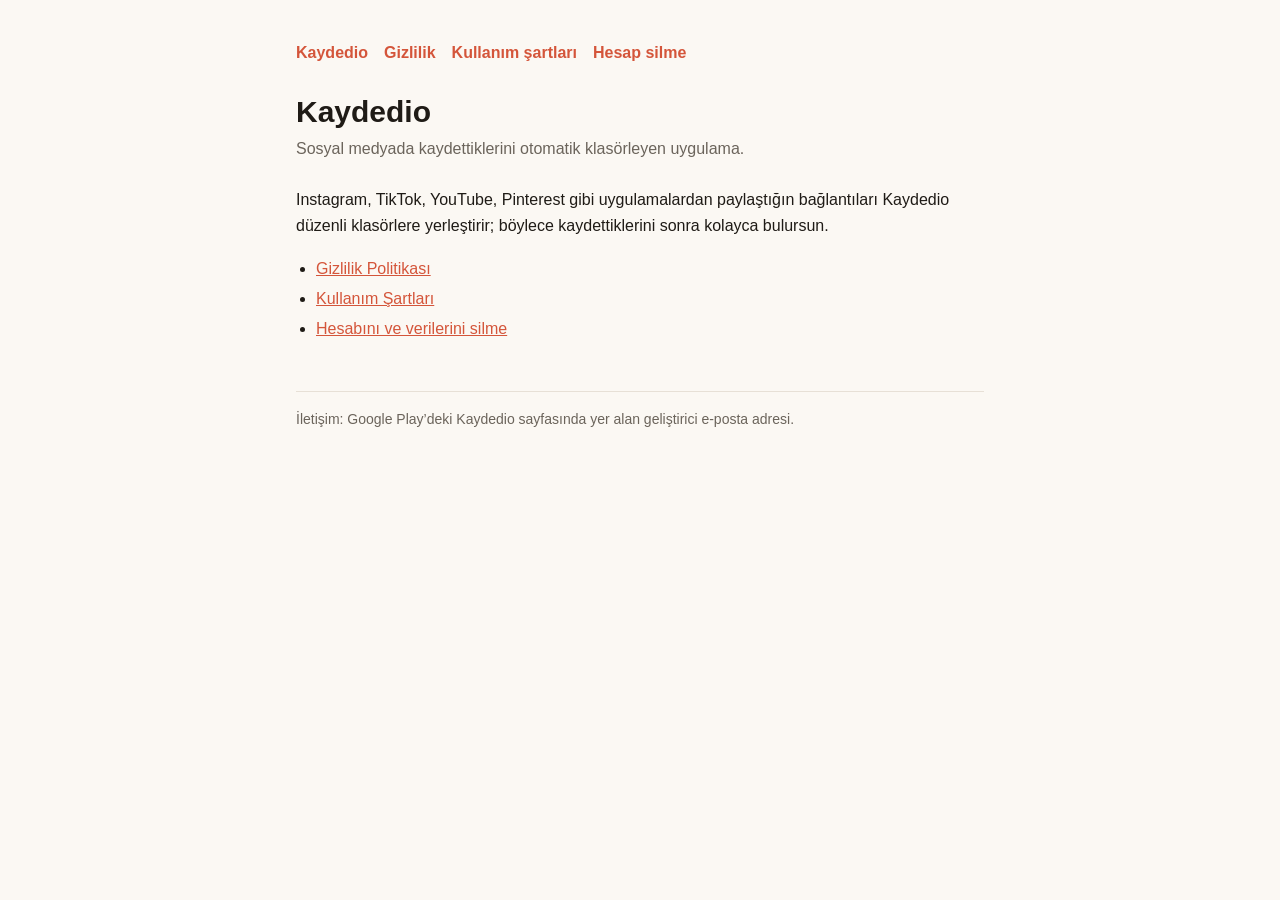
<file: index.html>
<!doctype html>
<html lang="tr">
<head><meta charset="utf-8"><meta name="viewport" content="width=device-width,initial-scale=1"><title>Kaydedio</title><link rel="stylesheet" href="style.css"></head>
<body><main>
<nav><a href="./">Kaydedio</a><a href="gizlilik/">Gizlilik</a><a href="sartlar/">Kullanım şartları</a><a href="hesap-silme/">Hesap silme</a></nav>
<h1>Kaydedio</h1>
<p class="date">Sosyal medyada kaydettiklerini otomatik klasörleyen uygulama.</p>
<p>Instagram, TikTok, YouTube, Pinterest gibi uygulamalardan paylaştığın bağlantıları Kaydedio düzenli klasörlere yerleştirir; böylece kaydettiklerini sonra kolayca bulursun.</p>
<ul>
<li><a href="gizlilik/">Gizlilik Politikası</a></li>
<li><a href="sartlar/">Kullanım Şartları</a></li>
<li><a href="hesap-silme/">Hesabını ve verilerini silme</a></li>
</ul>
<footer>İletişim: Google Play’deki Kaydedio sayfasında yer alan geliştirici e-posta adresi.</footer>
</main></body></html>
</file>
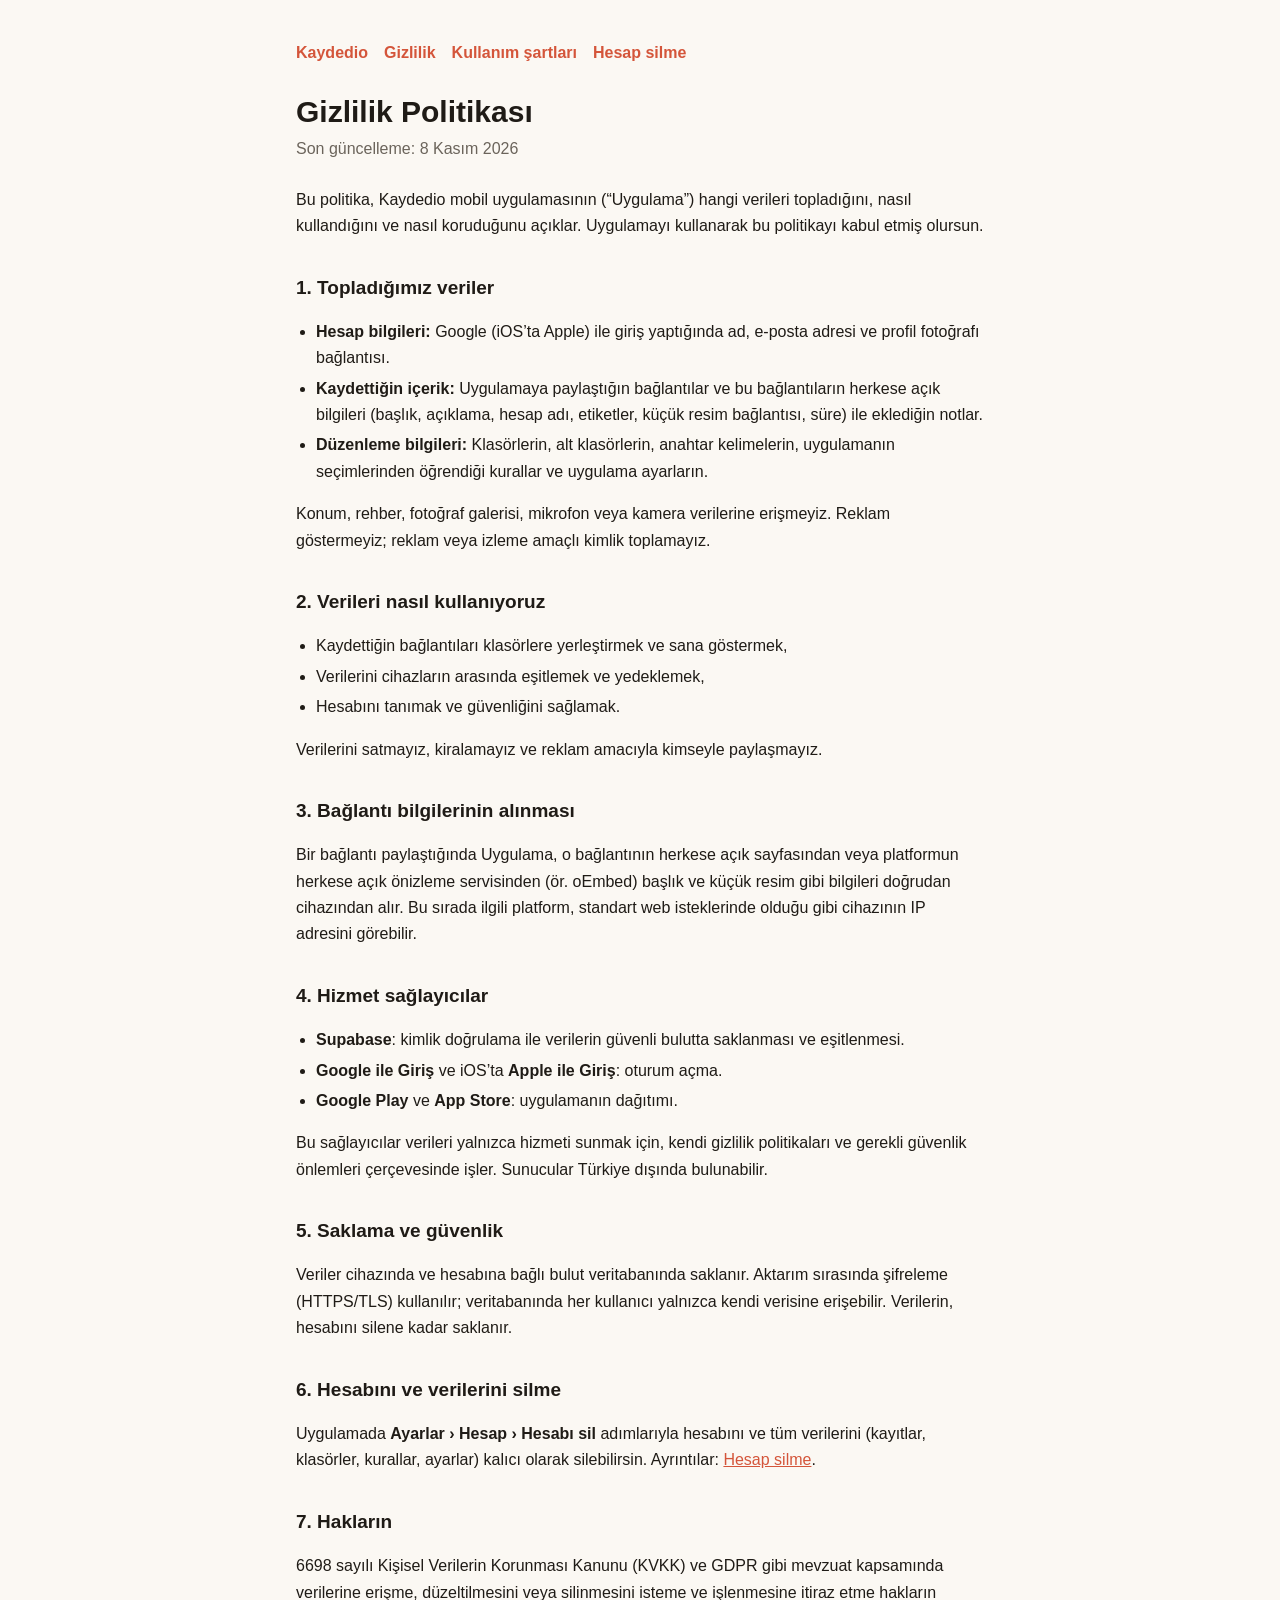
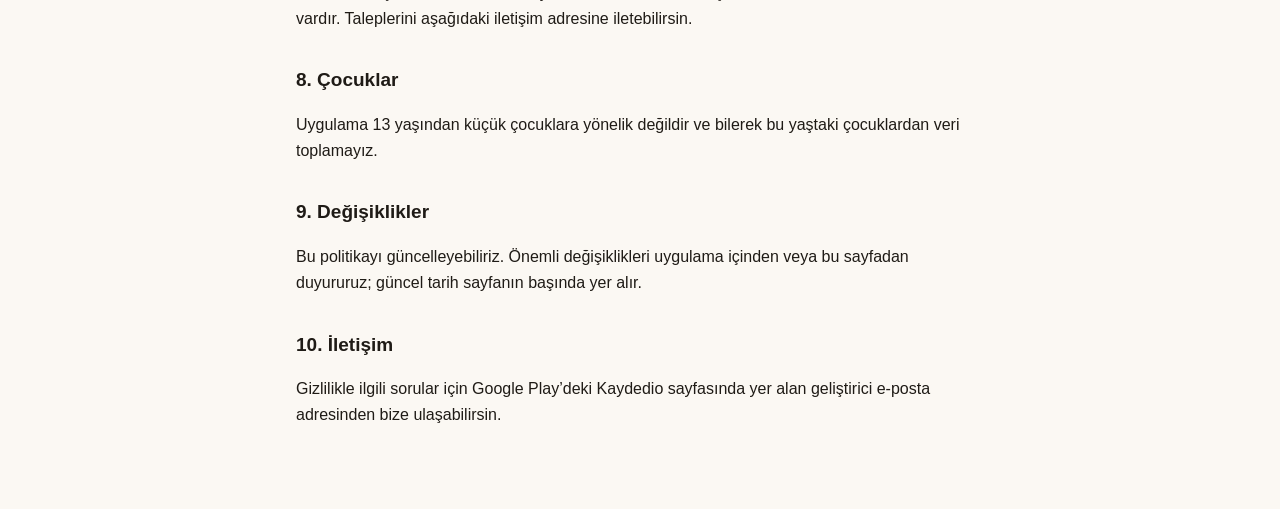
<file: gizlilik/index.html>
<!doctype html>
<html lang="tr">
<head><meta charset="utf-8"><meta name="viewport" content="width=device-width,initial-scale=1"><title>Gizlilik Politikası · Kaydedio</title><link rel="stylesheet" href="../style.css"></head>
<body><main>
<nav><a href="../">Kaydedio</a><a href="../gizlilik/">Gizlilik</a><a href="../sartlar/">Kullanım şartları</a><a href="../hesap-silme/">Hesap silme</a></nav>
<h1>Gizlilik Politikası</h1>
<p class="date">Son güncelleme: 8 Kasım 2026</p>
<p>Bu politika, Kaydedio mobil uygulamasının (“Uygulama”) hangi verileri topladığını, nasıl kullandığını ve nasıl koruduğunu açıklar. Uygulamayı kullanarak bu politikayı kabul etmiş olursun.</p>

<h2>1. Topladığımız veriler</h2>
<ul>
<li><b>Hesap bilgileri:</b> Google (iOS’ta Apple) ile giriş yaptığında ad, e-posta adresi ve profil fotoğrafı bağlantısı.</li>
<li><b>Kaydettiğin içerik:</b> Uygulamaya paylaştığın bağlantılar ve bu bağlantıların herkese açık bilgileri (başlık, açıklama, hesap adı, etiketler, küçük resim bağlantısı, süre) ile eklediğin notlar.</li>
<li><b>Düzenleme bilgileri:</b> Klasörlerin, alt klasörlerin, anahtar kelimelerin, uygulamanın seçimlerinden öğrendiği kurallar ve uygulama ayarların.</li>
</ul>
<p>Konum, rehber, fotoğraf galerisi, mikrofon veya kamera verilerine erişmeyiz. Reklam göstermeyiz; reklam veya izleme amaçlı kimlik toplamayız.</p>

<h2>2. Verileri nasıl kullanıyoruz</h2>
<ul>
<li>Kaydettiğin bağlantıları klasörlere yerleştirmek ve sana göstermek,</li>
<li>Verilerini cihazların arasında eşitlemek ve yedeklemek,</li>
<li>Hesabını tanımak ve güvenliğini sağlamak.</li>
</ul>
<p>Verilerini satmayız, kiralamayız ve reklam amacıyla kimseyle paylaşmayız.</p>

<h2>3. Bağlantı bilgilerinin alınması</h2>
<p>Bir bağlantı paylaştığında Uygulama, o bağlantının herkese açık sayfasından veya platformun herkese açık önizleme servisinden (ör. oEmbed) başlık ve küçük resim gibi bilgileri doğrudan cihazından alır. Bu sırada ilgili platform, standart web isteklerinde olduğu gibi cihazının IP adresini görebilir.</p>

<h2>4. Hizmet sağlayıcılar</h2>
<ul>
<li><b>Supabase</b>: kimlik doğrulama ile verilerin güvenli bulutta saklanması ve eşitlenmesi.</li>
<li><b>Google ile Giriş</b> ve iOS’ta <b>Apple ile Giriş</b>: oturum açma.</li>
<li><b>Google Play</b> ve <b>App Store</b>: uygulamanın dağıtımı.</li>
</ul>
<p>Bu sağlayıcılar verileri yalnızca hizmeti sunmak için, kendi gizlilik politikaları ve gerekli güvenlik önlemleri çerçevesinde işler. Sunucular Türkiye dışında bulunabilir.</p>

<h2>5. Saklama ve güvenlik</h2>
<p>Veriler cihazında ve hesabına bağlı bulut veritabanında saklanır. Aktarım sırasında şifreleme (HTTPS/TLS) kullanılır; veritabanında her kullanıcı yalnızca kendi verisine erişebilir. Verilerin, hesabını silene kadar saklanır.</p>

<h2>6. Hesabını ve verilerini silme</h2>
<p>Uygulamada <b>Ayarlar › Hesap › Hesabı sil</b> adımlarıyla hesabını ve tüm verilerini (kayıtlar, klasörler, kurallar, ayarlar) kalıcı olarak silebilirsin. Ayrıntılar: <a href="../hesap-silme/">Hesap silme</a>.</p>

<h2>7. Hakların</h2>
<p>6698 sayılı Kişisel Verilerin Korunması Kanunu (KVKK) ve GDPR gibi mevzuat kapsamında verilerine erişme, düzeltilmesini veya silinmesini isteme ve işlenmesine itiraz etme hakların vardır. Taleplerini aşağıdaki iletişim adresine iletebilirsin.</p>

<h2>8. Çocuklar</h2>
<p>Uygulama 13 yaşından küçük çocuklara yönelik değildir ve bilerek bu yaştaki çocuklardan veri toplamayız.</p>

<h2>9. Değişiklikler</h2>
<p>Bu politikayı güncelleyebiliriz. Önemli değişiklikleri uygulama içinden veya bu sayfadan duyururuz; güncel tarih sayfanın başında yer alır.</p>

<h2>10. İletişim</h2>
<p>Gizlilikle ilgili sorular için Google Play’deki Kaydedio sayfasında yer alan geliştirici e-posta adresinden bize ulaşabilirsin.</p>
</main></body></html>
</file>
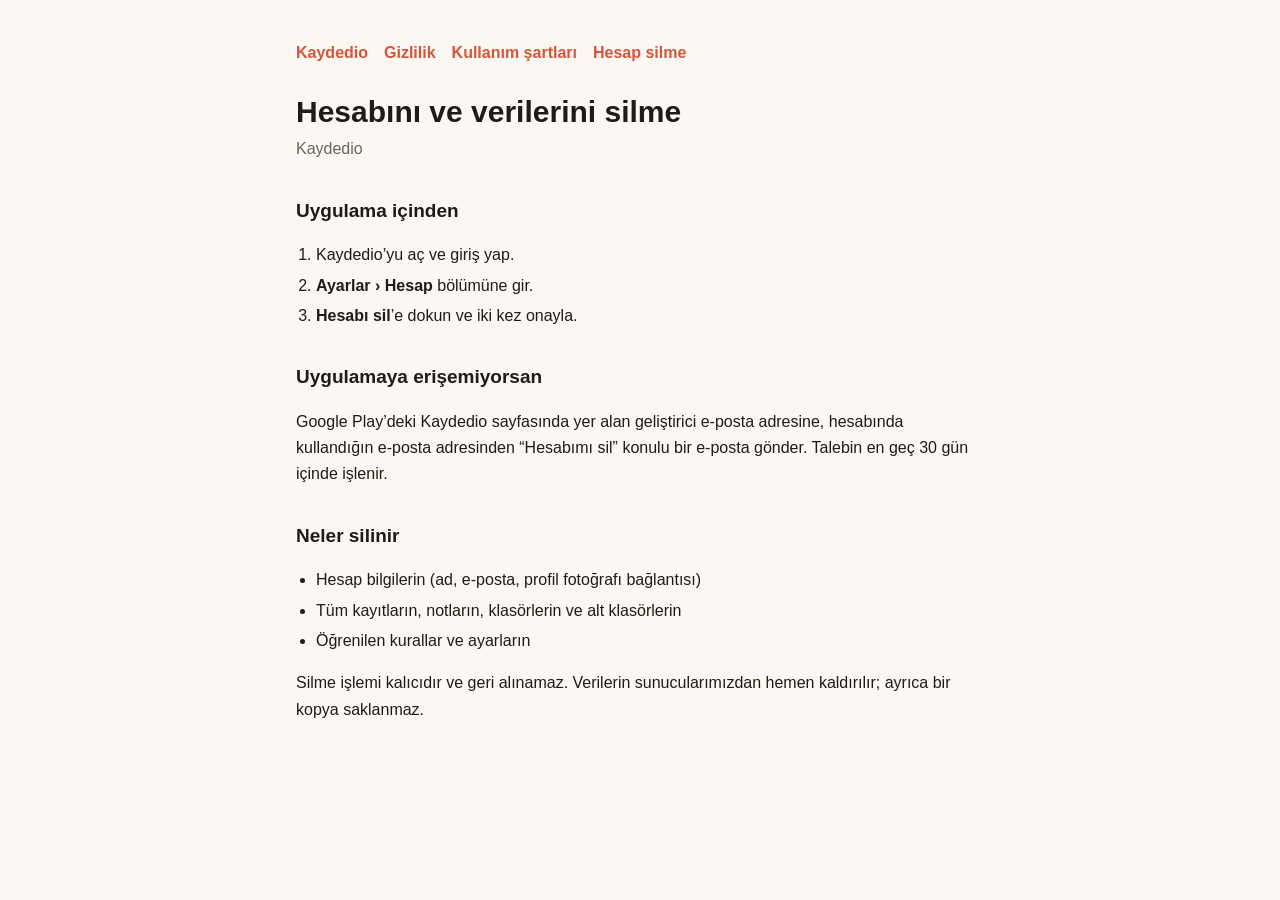
<file: hesap-silme/index.html>
<!doctype html>
<html lang="tr">
<head><meta charset="utf-8"><meta name="viewport" content="width=device-width,initial-scale=1"><title>Hesap Silme · Kaydedio</title><link rel="stylesheet" href="../style.css"></head>
<body><main>
<nav><a href="../">Kaydedio</a><a href="../gizlilik/">Gizlilik</a><a href="../sartlar/">Kullanım şartları</a><a href="../hesap-silme/">Hesap silme</a></nav>
<h1>Hesabını ve verilerini silme</h1>
<p class="date">Kaydedio</p>
<h2>Uygulama içinden</h2>
<ol>
<li>Kaydedio’yu aç ve giriş yap.</li>
<li><b>Ayarlar › Hesap</b> bölümüne gir.</li>
<li><b>Hesabı sil</b>’e dokun ve iki kez onayla.</li>
</ol>
<h2>Uygulamaya erişemiyorsan</h2>
<p>Google Play’deki Kaydedio sayfasında yer alan geliştirici e-posta adresine, hesabında kullandığın e-posta adresinden “Hesabımı sil” konulu bir e-posta gönder. Talebin en geç 30 gün içinde işlenir.</p>
<h2>Neler silinir</h2>
<ul>
<li>Hesap bilgilerin (ad, e-posta, profil fotoğrafı bağlantısı)</li>
<li>Tüm kayıtların, notların, klasörlerin ve alt klasörlerin</li>
<li>Öğrenilen kurallar ve ayarların</li>
</ul>
<p>Silme işlemi kalıcıdır ve geri alınamaz. Verilerin sunucularımızdan hemen kaldırılır; ayrıca bir kopya saklanmaz.</p>
</main></body></html>
</file>
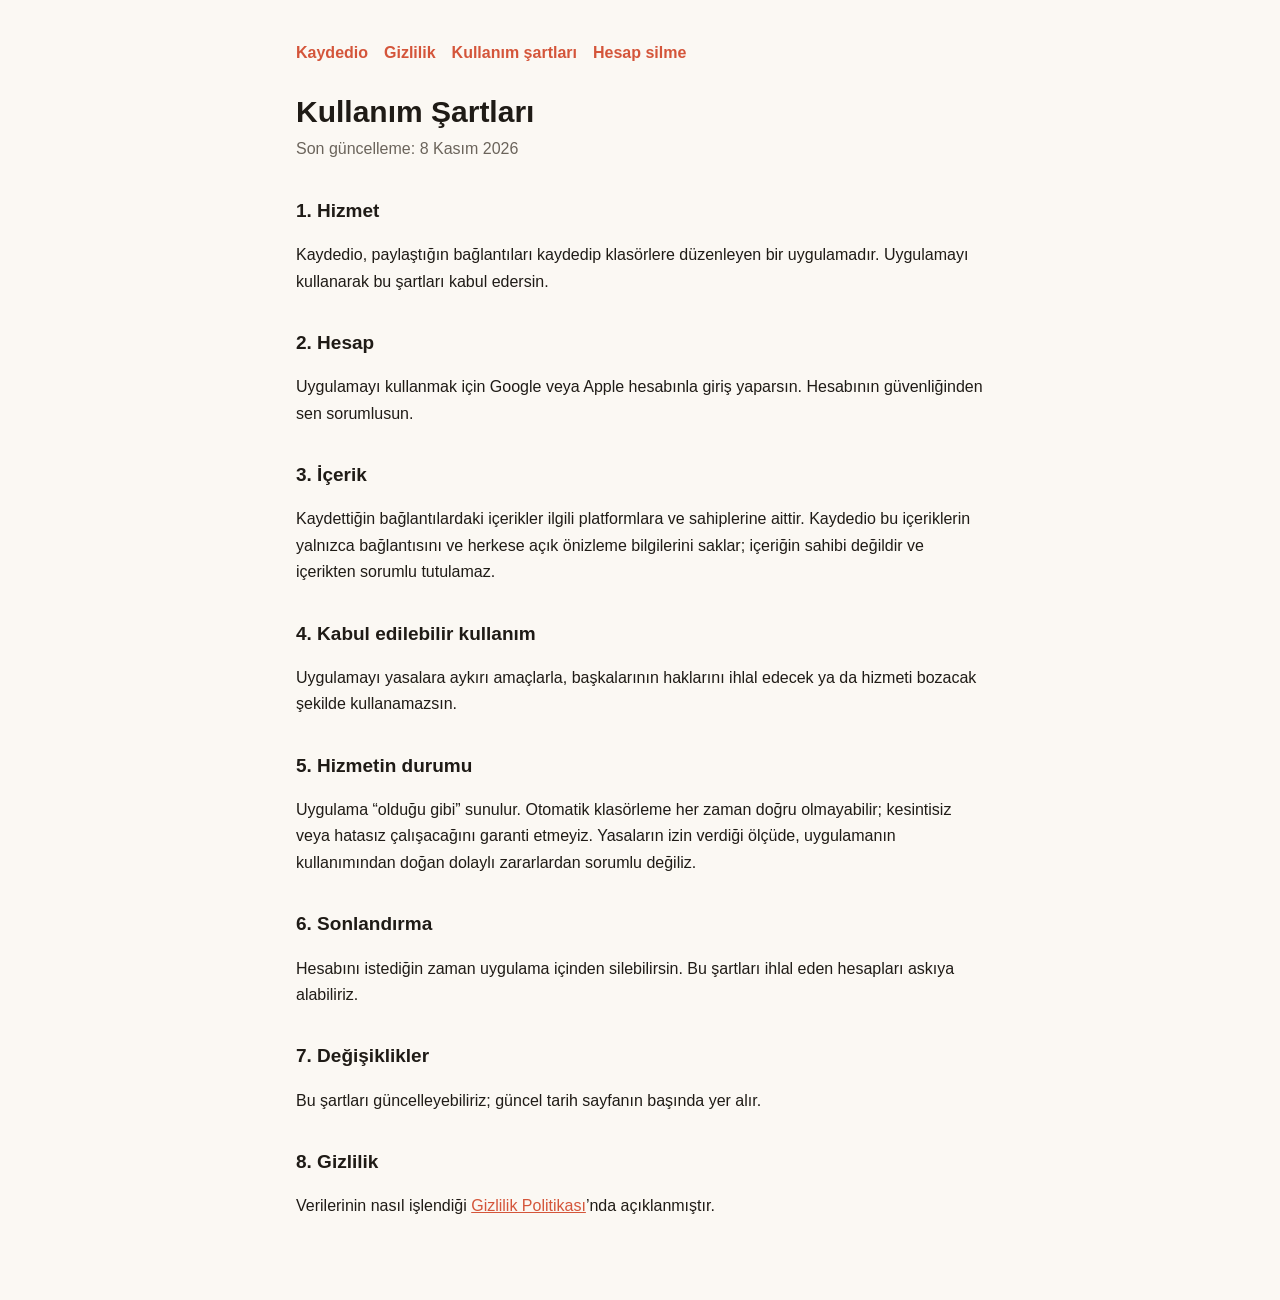
<file: sartlar/index.html>
<!doctype html>
<html lang="tr">
<head><meta charset="utf-8"><meta name="viewport" content="width=device-width,initial-scale=1"><title>Kullanım Şartları · Kaydedio</title><link rel="stylesheet" href="../style.css"></head>
<body><main>
<nav><a href="../">Kaydedio</a><a href="../gizlilik/">Gizlilik</a><a href="../sartlar/">Kullanım şartları</a><a href="../hesap-silme/">Hesap silme</a></nav>
<h1>Kullanım Şartları</h1>
<p class="date">Son güncelleme: 8 Kasım 2026</p>
<h2>1. Hizmet</h2>
<p>Kaydedio, paylaştığın bağlantıları kaydedip klasörlere düzenleyen bir uygulamadır. Uygulamayı kullanarak bu şartları kabul edersin.</p>
<h2>2. Hesap</h2>
<p>Uygulamayı kullanmak için Google veya Apple hesabınla giriş yaparsın. Hesabının güvenliğinden sen sorumlusun.</p>
<h2>3. İçerik</h2>
<p>Kaydettiğin bağlantılardaki içerikler ilgili platformlara ve sahiplerine aittir. Kaydedio bu içeriklerin yalnızca bağlantısını ve herkese açık önizleme bilgilerini saklar; içeriğin sahibi değildir ve içerikten sorumlu tutulamaz.</p>
<h2>4. Kabul edilebilir kullanım</h2>
<p>Uygulamayı yasalara aykırı amaçlarla, başkalarının haklarını ihlal edecek ya da hizmeti bozacak şekilde kullanamazsın.</p>
<h2>5. Hizmetin durumu</h2>
<p>Uygulama “olduğu gibi” sunulur. Otomatik klasörleme her zaman doğru olmayabilir; kesintisiz veya hatasız çalışacağını garanti etmeyiz. Yasaların izin verdiği ölçüde, uygulamanın kullanımından doğan dolaylı zararlardan sorumlu değiliz.</p>
<h2>6. Sonlandırma</h2>
<p>Hesabını istediğin zaman uygulama içinden silebilirsin. Bu şartları ihlal eden hesapları askıya alabiliriz.</p>
<h2>7. Değişiklikler</h2>
<p>Bu şartları güncelleyebiliriz; güncel tarih sayfanın başında yer alır.</p>
<h2>8. Gizlilik</h2>
<p>Verilerinin nasıl işlendiği <a href="../gizlilik/">Gizlilik Politikası</a>’nda açıklanmıştır.</p>
</main></body></html>
</file>
<file: style.css>
:root{--bg:#FBF8F3;--fg:#1F1B16;--muted:#6B645B;--accent:#D4553A;--line:#E7E0D6}
@media (prefers-color-scheme:dark){:root{--bg:#16130F;--fg:#F3EEE7;--muted:#A79F94;--accent:#F08A70;--line:#2E2922}}
*{box-sizing:border-box}
body{margin:0;background:var(--bg);color:var(--fg);font:16px/1.65 -apple-system,BlinkMacSystemFont,"Segoe UI",Roboto,sans-serif}
main{max-width:720px;margin:0 auto;padding:40px 16px 64px}
h1{font-size:30px;line-height:1.2;margin:0 0 6px}
h2{font-size:19px;margin:32px 0 8px}
.date{color:var(--muted);margin:0 0 24px}
a{color:var(--accent)}
ul,ol{padding-left:20px}
li{margin:4px 0}
nav{display:flex;gap:16px;flex-wrap:wrap;margin-bottom:28px;font-weight:600}
nav a{text-decoration:none}
footer{margin-top:48px;padding-top:16px;border-top:1px solid var(--line);color:var(--muted);font-size:14px}
</file>
